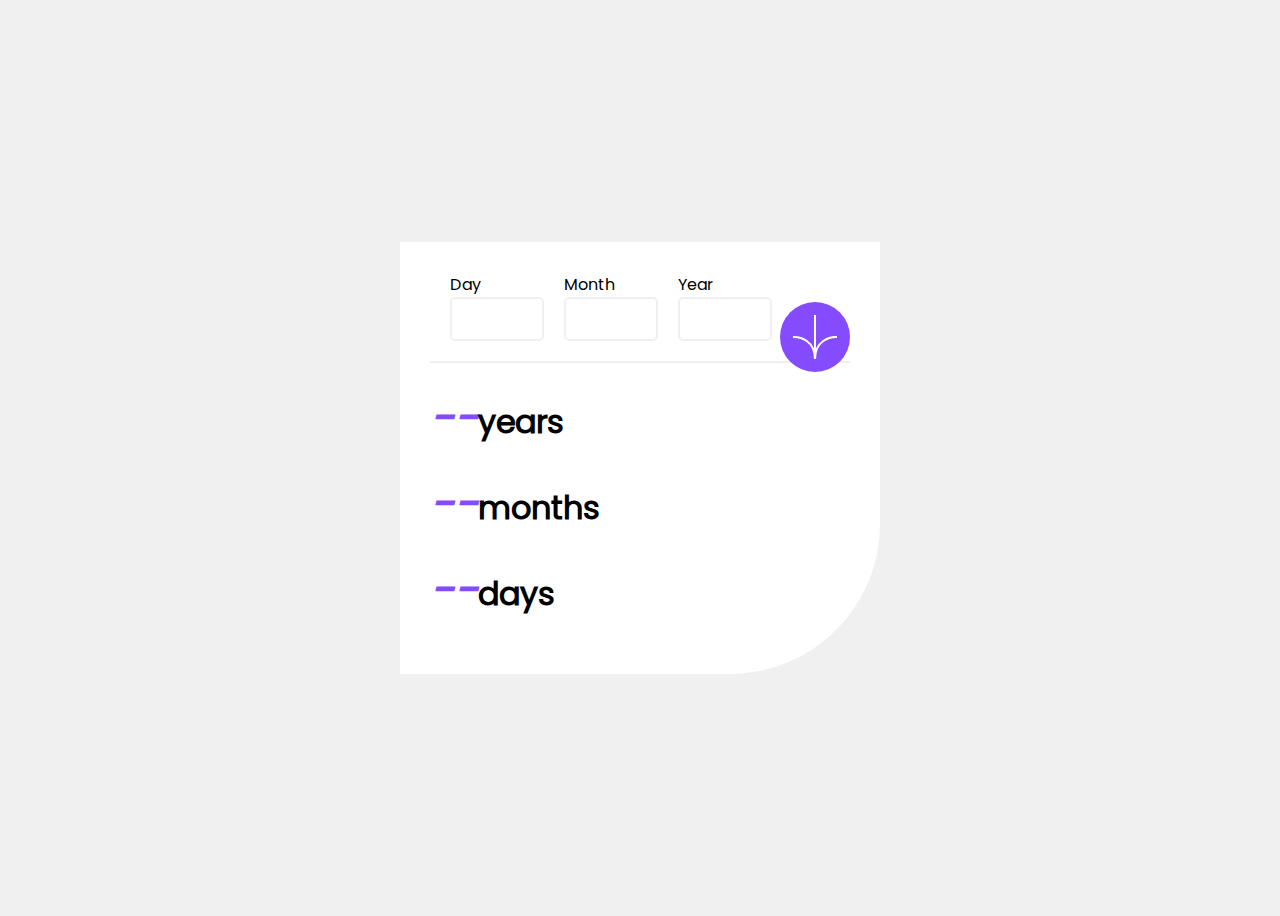
<file: age-calculator-app-main/index.html>
<!DOCTYPE html>
<html lang="en">
<head>
  <meta charset="UTF-8">
  <meta name="viewport" content="width=device-width, initial-scale=1.0"> <!-- displays site properly based on user's device -->

  <link rel="icon" type="image/png" sizes="32x32" href="./assets/images/favicon-32x32.png">
  
  <title>Frontend Mentor | Age calculator app</title>

<link rel="stylesheet" href="styles.css">
</head>
<body>
<div class="container">
  <div class="input-flex">
    <div class="input-container">
      <span>Day</span>
      <input type="number"  id="day">
      <small class="error-day"></small>
    </div>
    <div class="input-container">
      <span>Month</span>
      <input type="number"  id="month">
      <small class="error-month"></small>
    </div>
    <div class="input-container">
      <span>Year</span>
      <input type="number"  id="year">
      <small class="error-year"></small>
    </div>
  </div>
  <button class="submit-btn">
    <img src="./assets/images/icon-arrow.svg" alt="">
    </button>
  <div class="output">
    <h1><span class="output-year">--</span>years</h1>
    <h1><span class="output-month">--</span>months</h1>
    <h1><span class="output-day">--</span>days</h1>
  </div>
</div>

<script src="script.js"></script>
</body>
</html>
</file>
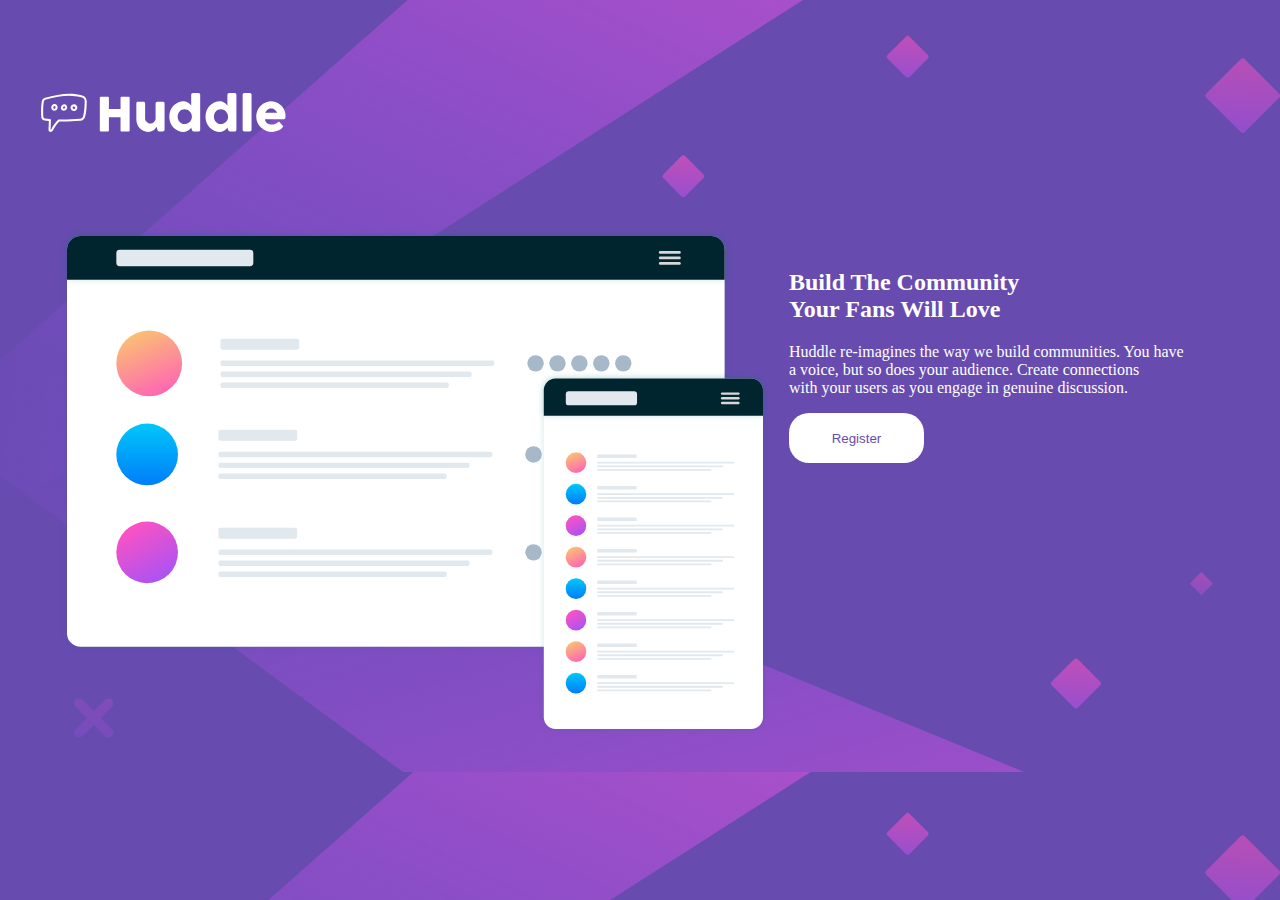
<file: huddle-landing-page-section-master/index.html>
<!DOCTYPE html>
<html lang="en">
<head>
  <meta charset="UTF-8">
  <meta name="viewport" content="width=device-width, initial-scale=1.0"> <!-- displays site properly based on user's device -->

  <link rel="icon" type="image/png" sizes="32x32" href="./images/favicon-32x32.png">
  
  <title>Frontend Mentor | Huddle landing page with single introductory section</title>
  <link rel="stylesheet" href="styles.css">
  <style>
    .attribution { font-size: 11px; text-align: center; }
    .attribution a { color: hsl(228, 45%, 44%); }
  </style>
</head>
<body>
  <nav>
    <img src="images/logo.svg" alt="">
  </nav>

  <div class="container">
    <div class="img">
      <img src="images/illustration-mockups.svg" alt="">
    </div>
      <div class="text">
        <h2>
          Build The Community <br> Your Fans Will Love</h2>
          <p>Huddle re-imagines the way we build communities. You have <br>
            a voice, but so does your audience. Create connections <br>
             with your users as you engage in genuine discussion. </p>
            <button>Register</button>
    </div>
  </div>

 

   

  <!-- <footer>
    <p class="attribution">
      Challenge by <a href="https://www.frontendmentor.io?ref=challenge" target="_blank">Frontend Mentor</a>. 
      Coded by <a href="#">Your Name Here</a>.
    </p>
  </footer> -->
</body>
</html>
</file>
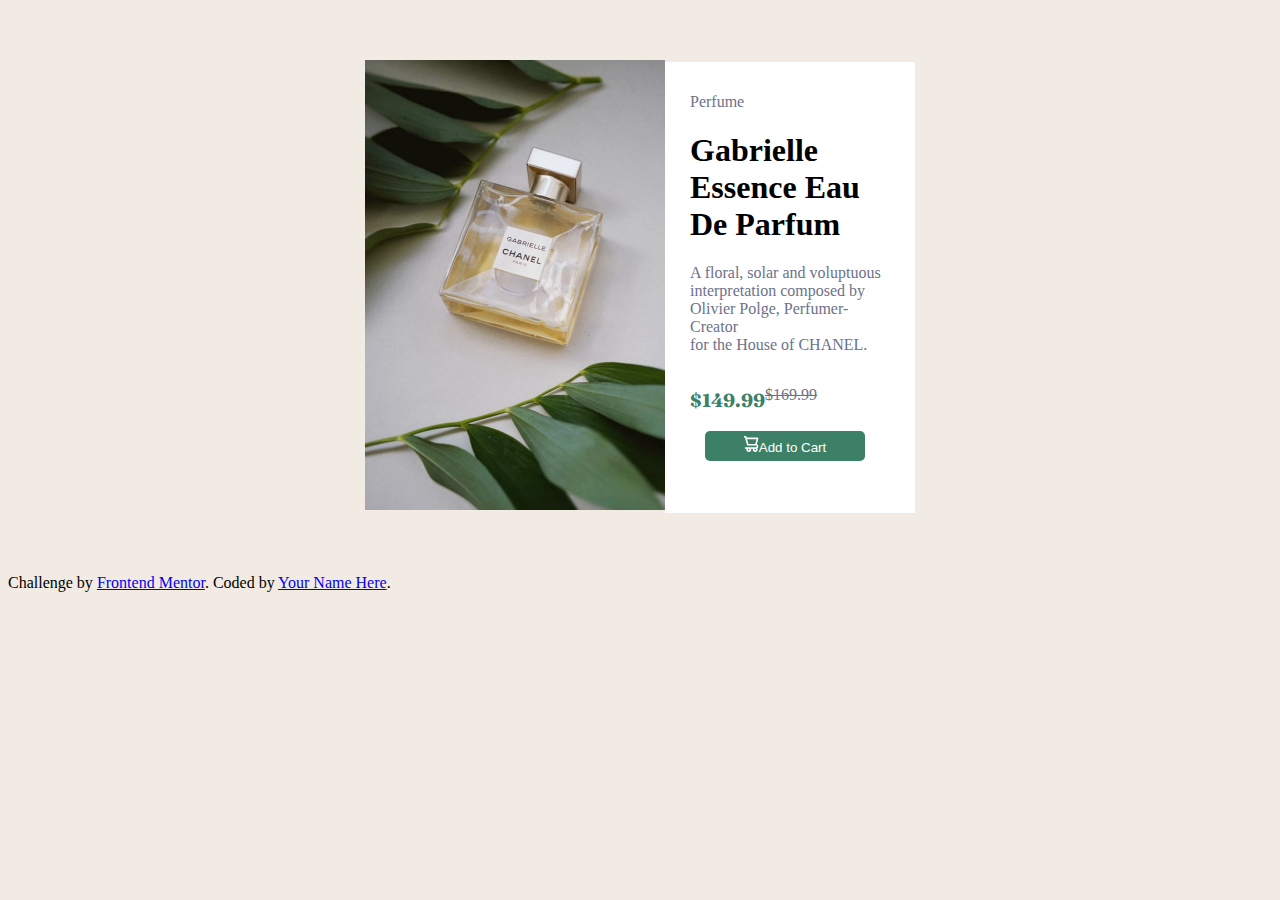
<file: product-preview-card-component-main/index.html>
<!DOCTYPE html>
<html lang="en">
<head>
  <meta charset="UTF-8">
  <meta name="viewport" content="width=device-width, initial-scale=1.0"> <!-- displays site properly based on user's device -->

  <link rel="icon" type="image/png" sizes="32x32" href="./images/favicon-32x32.png">
  
  <title>Frontend Mentor | Product preview card component</title>
  <link rel="preconnect" href="https://fonts.googleapis.com">
<link rel="preconnect" href="https://fonts.gstatic.com" crossorigin>
<link href="https://fonts.googleapis.com/css2?family=Fraunces:opsz,wght@9..144,700&family=Outfit:wght@600&display=swap" rel="stylesheet">
  <link rel="stylesheet" href="styles.css">

</head>
<body>

  <main>
    <div class="container">
      <div class="hero">
        <div class="hero-img">
          <img src="images/image-product-desktop.jpg" alt="">
        </div>
        <div class="hero-content">
          <p>Perfume</p>
          <h1>Gabrielle <br>
             Essence Eau <br>
              De Parfum
          </h1>
          <p>A floral, solar and voluptuous <br> interpretation composed by <br>
            Olivier Polge, 
            Perfumer-Creator <br> for the House of CHANEL.
          </p>
          <div class="hero-num">
            <h3>$149.99</h3>
            
            <p><del>$169.99</del></p>
            </div>

          <button><img src="images/icon-cart.svg">Add to Cart</button>
        </div>
      </div>
    </div>

  </main>

  

  
  
  <div class="attribution">
    Challenge by <a href="https://www.frontendmentor.io?ref=challenge" target="_blank">Frontend Mentor</a>. 
    Coded by <a href="#">Your Name Here</a>.
  </div>
</body>
</html>
</file>
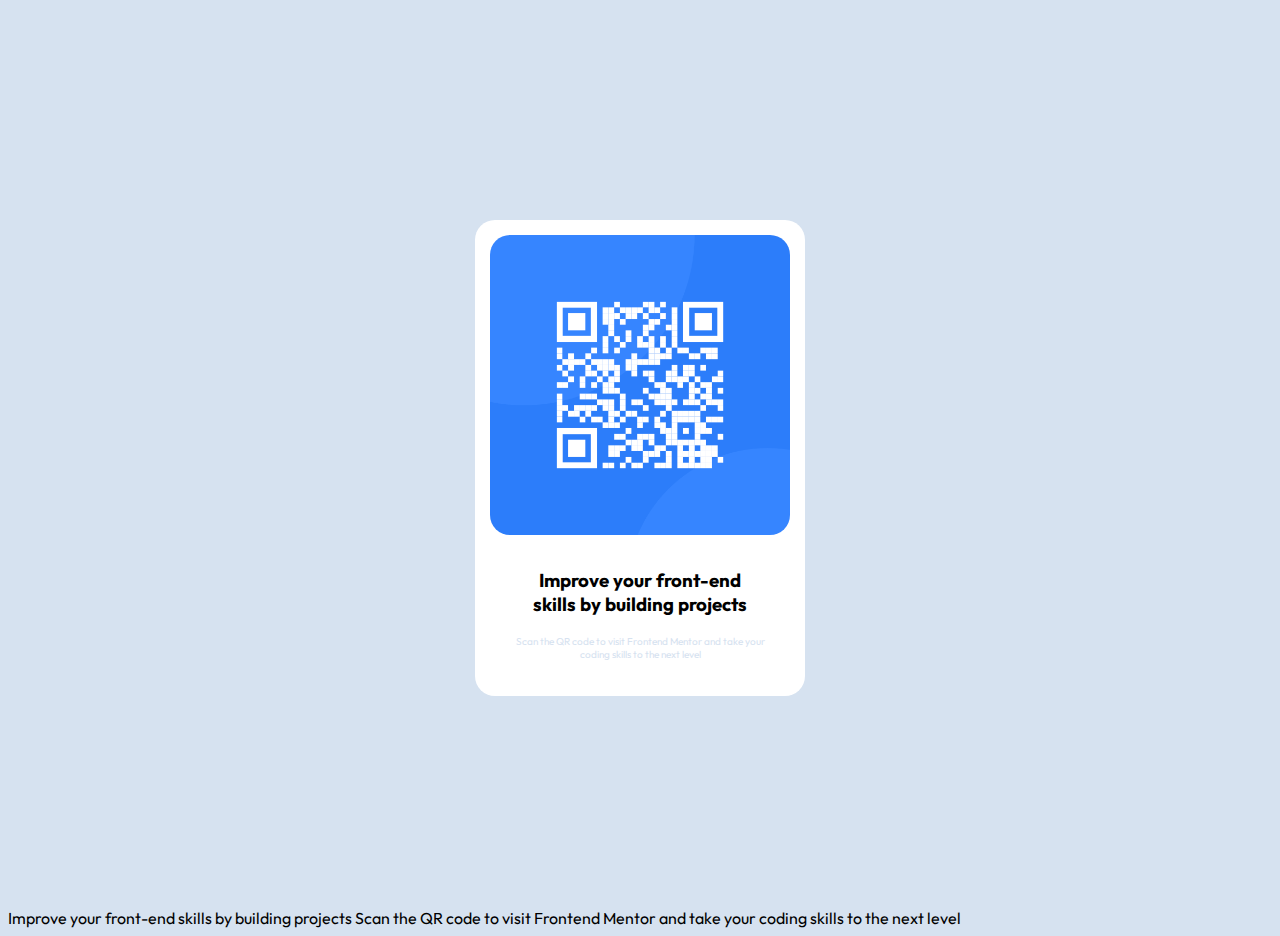
<file: qr-code-component-main/index.html>
<!DOCTYPE html>
<html lang="en">
<head>
  <meta charset="UTF-8">
  <meta name="viewport" content="width=device-width, initial-scale=1.0"> <!-- displays site properly based on user's device -->

  <link rel="icon" type="image/png" sizes="32x32" href="./images/favicon-32x32.png">
  
  <title>Frontend Mentor | QR code component</title>
  <link rel="stylesheet" href="styles.css">

  <!-- Feel free to remove these styles or customise in your own stylesheet 👍 -->
 
</head>
<body>
<div class="container">
  <div class="card">
    <div class="card-img">
      <img src="images/image-qr-code.png">
    </div>
    <div class="card-content">
      <div class="card-title">
        <h3>Improve your front-end <br> skills by building projects</h3>
      </div>
      <div class="card-body">
        <p>Scan the QR code to visit Frontend Mentor and take your coding skills to the next level</p>
      </div>
    </div>
  </div>
</div>
  Improve your front-end skills by building projects

  Scan the QR code to visit Frontend Mentor and take your coding skills to the next level
  







  <!-- <div class="attribution">
    Challenge by <a href="https://www.frontendmentor.io?ref=challenge" target="_blank">Frontend Mentor</a>. 
    Coded by <a href="#">Your Name Here</a>.
  </div> -->
</body>
</html>
</file>
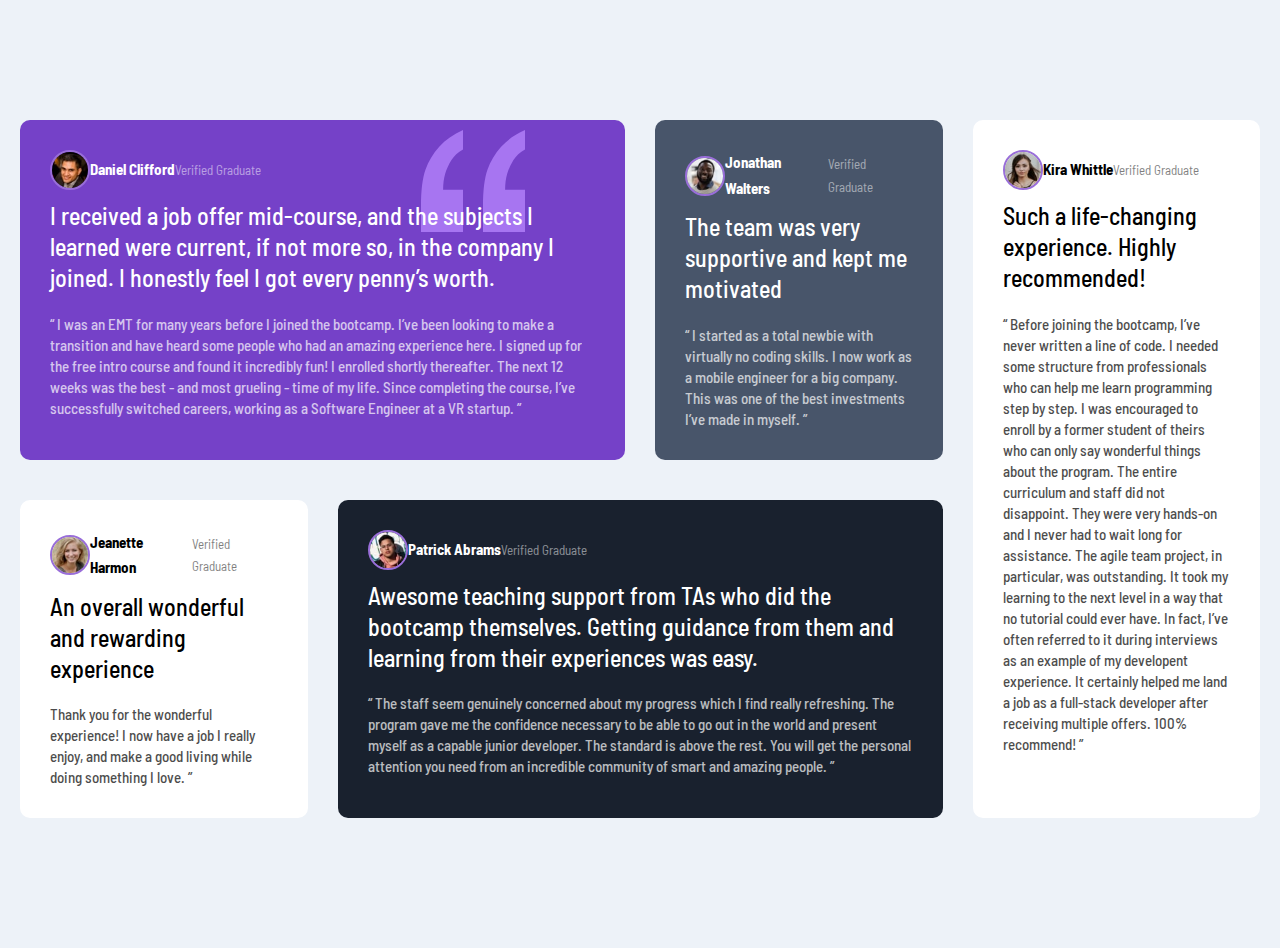
<file: testimonials-grid-section-main/index.html>
<!DOCTYPE html>
<html lang="en">
<head>
  <meta charset="UTF-8">
  <meta name="viewport" content="width=device-width, initial-scale=1.0"> <!-- displays site properly based on user's device -->

  <link rel="stylesheet" href="grid.css">
  <link rel="icon" type="image/png" sizes="32x32" href="./images/favicon-32x32.png">
  
  <title>Frontend Mentor | [Challenge Name Here]</title>
</head>
<body>

  <div class="testimonials">
    <div class="card card--bg-purple">
      <header class="card__header">
        <img src="images/image-daniel.jpg" class="card__img">
        <h3> Daniel Clifford</h3>
        <p>Verified Graduate</p>
      </header>
      <p class="card__lead">
        I received a job offer mid-course, and the subjects I learned were current, if not more so, 
       in the company I joined. I honestly feel I got every penny’s worth.
      </p>
      <p class="card__quote">
        “ I was an EMT for many years before I joined the bootcamp. I’ve been looking to make a 
        transition and have heard some people who had an amazing experience here. I signed up 
        for the free intro course and found it incredibly fun! I enrolled shortly thereafter. 
        The next 12 weeks was the best - and most grueling - time of my life. Since completing 
        the course, I’ve successfully switched careers, working as a Software Engineer at a VR startup. ”
      </p>
    </div>

    <div class="card card--bg-gray-blue">
    <header class="card__header">
      <img src="images/image-jonathan.jpg" class="card__img">
      <h3>  Jonathan Walters</h3>
      <p>Verified Graduate</p>
    </header>
    <p class="card__lead">
      The team was very supportive and kept me motivated
    </p>
    <p class="card__quote">
      “ I started as a total newbie with virtually no coding skills. I now work as a mobile engineer 
      for a big company. This was one of the best investments I’ve made in myself. ”
    </p>
  </div>

  <div class="card card--bg-white">
  <header class="card__header">
    <img src="images/image-jeanette.jpg" class="card__img">
    <h3> Jeanette Harmon</h3>
    <p>Verified Graduate</p>
  </header>
  <p class="card__lead">
    An overall wonderful and rewarding experience
  </p>
  <p class="card__quote">
    Thank you for the wonderful experience! I now have a job I really enjoy, and make a good living 
    while doing something I love. ”
  
  </p>
</div>

<div class="card card--bg-black-blue">
<header class="card__header">
  <img src="images/image-patrick.jpg" class="card__img">
  <h3>Patrick Abrams</h3>
  <p>Verified Graduate</p>
</header>
<p class="card__lead">
  Awesome teaching support from TAs who did the bootcamp themselves. Getting guidance from them and 
  learning from their experiences was easy.
</p>
<p class="card__quote">
  “ The staff seem genuinely concerned about my progress which I find really refreshing. The program 
  gave me the confidence necessary to be able to go out in the world and present myself as a capable 
  junior developer. The standard is above the rest. You will get the personal attention you need from 
  an incredible community of smart and amazing people. ”
</p>
</div>

<div class="card card--bg-white">
<header class="card__header">
  <img src="images/image-kira.jpg" class="card__img">
  <h3>Kira Whittle</h3>
  <p>Verified Graduate</p>
</header>
<p class="card__lead">
  Such a life-changing experience. Highly recommended!

</p>
<p class="card__quote">
  
  “ Before joining the bootcamp, I’ve never written a line of code. I needed some structure from 
  professionals who can help me learn programming step by step. I was encouraged to enroll by a former 
  student of theirs who can only say wonderful things about the program. The entire curriculum and staff 
  did not disappoint. They were very hands-on and I never had to wait long for assistance. The agile team 
  project, in particular, was outstanding. It took my learning to the next level in a way that no tutorial 
  could ever have. In fact, I’ve often referred to it during interviews as an example of my developent 
  experience. It certainly helped me land a job as a full-stack developer after receiving multiple offers. 
  100% recommend! ”
</p>
</div>
  </div>
</body>
</html>
</file>
<file: age-calculator-app-main/styles.css>
:root {
    --White: hsl(0, 0%, 100%);
    --Off-white: hsl(0, 0%, 94%);
    --Light-grey: hsl(0, 0%, 86%);
    --Smokey-grey: hsl(0, 1%, 44%);
    --Off-black: hsl(0, 0%, 8%);
    --Purple: hsl(259, 100%, 65%);
    --Light-red: hsl(0, 100%, 67%);
  }
  
  @font-face {
    font-family: Pop;
    src: url(./assets/fonts/Poppins-Regular.ttf);
  }
  * {
    font-family: Pop !important;
  }
  body {
    display: flex;
    justify-content: center;
    background-color: var(--Off-white);
    align-items: center;
    min-height: 100vh;
  }
  .container {
    background-color: var(--White);
    width: 420px;
    max-width: 80%;
    padding: 30px;
    position: relative;
    border-bottom-right-radius: 150px;
  }
  input {
    width: 70px;
    padding: 10px;
    border-radius: 5px;
    border: 2px solid var(--Off-white);
    /* border: none; */
    outline: none;
  }
  input:focus {
    border: 2px solid var(--Purple);
  }
  
  small {
    color: red;
    font-size: 0.6rem;
    font-weight: bold;
    text-transform: capitalize;
  }
  .submit-btn {
    width: 70px;
    height: 70px;
    padding: 20px;
    display: flex;
    background-color: var(--Purple);
    justify-content: center;
    align-items: center;
    border: none;
    border-radius: 50%;
    position: absolute;
    right: 30px;
    top: 60px;
    cursor: pointer;
  }
  .submit-btn:hover {
    background-color: black;
  }
  .output span {
    font-size: 2.75rem;
    color: var(--Purple);
    font-style: italic;
  }
  .input-container {
    display: flex;
    flex-direction: column;
    margin-left: 20px;
    margin-bottom: 20px;
  }
  .input-flex {
    display: flex;
    border-bottom: 2px solid var(--Off-white);
    margin-bottom: 20px;
  }
  @media (max-width: 768px) {
    input {
      width: 80%;
    }
    .output span {
      font-size: 1.75rem;
    }
    .submit-btn {
      width: 40px;
      height: 40px;
      right: 40%;
      top: 90px;
    }
    .submit-btn img {
      transform: scale(0.5);
    }
  }
</file>
<file: huddle-landing-page-section-master/styles.css>
body{
    color: white;
    background: hsl(257, 40%, 49%);
    background-image: url(images/bg-desktop.svg);
    background-position: center;
    background-size: cover;
}
nav {
    margin-top: 20px;
}
.container{
    display: flex;
    max-width: 1200px;
    margin: 0 auto;
}

img{
    margin-top: 40px;
    padding: 20px;
}
.text {
    margin-top: 80px;
}

button{
    background: white;
    color: hsl(257, 40%, 49%);
    height: 50px;
    width: 135px;
    border: none;
    outline: none;
    padding: 10px 25px;
    border-radius: 20px;
}

@media (max-width:1200px) {
    .container {
      width: 1000px;
    }
    .img{
        width: 600px;
    }
    .img img{
        width: 100%;
    }
    .text{
        width: 400px;
    }
}

/*  */
</file>
<file: product-preview-card-component-main/styles.css>
body {
    background:hsl(30, 38%, 92%);
}

.hero {
    display: flex;
    margin: 30px 45px;
    padding: 30px 45px;
    justify-content: center;
    align-items: center;
}

.hero-img img {
   width: fit-content;
   height: 450px;
}

.hero-content {
    justify-content: center;
    text-align: start;
     padding: 15px 25px; 
    background: white;
    width: 200px;
   height: 421px
}

h3 {
    color: hsl(158, 36%, 37%);
    font-family: 'Fraunces', serif;
    font-weight: 700;
}

p {
    color: hsl(228, 12%, 48%);
}

.hero-num {
    display: flex;
}

.hero-num h1 {
    font-family: 'Fraunces', serif;
    font-weight: 700;
    color: hsl(158, 36%, 37%);
}

button {
    width: 80%;
    height: 30px;
    border: none;
    color: white;
    background-color: hsl(158, 36%, 37%);
    margin-left: 15px;
    border-radius: 5px;
    text-align: center;
    cursor: pointer;
}
</file>
<file: qr-code-component-main/styles.css>
@import url('https://fonts.googleapis.com/css2?family=Outfit:wght@600&display=swap');

.container {
    display: flex;
    justify-content: center;
    align-items: center;
    min-height: 100vh;
}

.card{
    width: 300px;
    background:white ;
    padding: 15px;
    border-radius: 20px;

}

.card-img img {
    height: 300px;
    border-radius: 20px;
}

.card-content{
    text-align: center;
    padding: 10px;
}

.card-body {
 font-size: 10px;
 color: hsl(212, 45%, 89%);
}

body{
    background: hsl(212, 45%, 89%);
    font-family: 'Outfit', sans-serif;
}
</file>
<file: testimonials-grid-section-main/grid.css>
@import url('https://fonts.googleapis.com/css2?family=Barlow+Semi+Condensed:wght@100&family=Fraunces:opsz,wght@9..144,700&family=Lato:ital,wght@0,700;1,400&family=Open+Sans:wght@300;400;500;600;700;800&family=Outfit:wght@600&display=swap');

* {
    box-sizing: border-box;
    margin: 0;
    padding: 0;
}

body {
    background: #edf2f8;
    font-family: 'Barlow Semi Condensed', sans-serif;
    line-height: 1.7;
    font-size: 13px;
}

.testimonials {
    max-width: 1440px;
    margin: 100px auto;
    padding: 20px;
    display: grid;
    grid-template-columns: repeat(4, 1fr);
    gap: 30px;
}

.card {
    background: #fff;
    border-radius: 10px;
    padding: 30px;
    box-shadow: rgba(17, 12, 46, 0.15px) 0px 48px 100px 0px;
    margin-bottom: 10px;
}

.card__header {
    display: flex;
    align-items: center;
    margin-bottom: 10px;
}

.card__header h3 {
    font-size: 15px;
}

.card__header p {
    opacity: 50%;
}

.card__img {
    width: 40px;
    height: 40px;
    border-radius: 50%;
    border: 2px solid #996ed9;
}

.card__lead {
    font-size: 1.5rem;
    font-weight: 500;
    line-height: 1.3;
    margin-bottom: 20px;
}

.card__quote {
    font-size: 15px;
    font-weight: 500;
    line-height: 1.4;
    opacity: 70%;
}

.card--bg-purple {
    background: hsl(263, 55%, 52%);
    color: #fff;
    background-image: url('./images/bg-pattern-quotation.svg');
    background-repeat: no-repeat;
    background-position: top 10px right 100px;
}

.card--bg-gray-blue {
    background: hsl(217, 19%, 35%);
    color: #fff;
    
}

.card--bg-black-blue {
    background: hsl(219, 29%, 14%);
    color: #fff;
    
}

.card:nth-of-type(1) {
    grid-column: 1 / 3;
}


.card:nth-of-type(4) {
    grid-column: 2 / 4;
    grid-row: 2 ;
}

.card:nth-of-type(5) {
    grid-column: 4;
    grid-row: 1 / 3 ;
}

@media (max-width: 768px) {
    .testimonials {
        grid-template-columns: 1fr;
        width: 100%;
    }

    .card:nth-of-type(1) {
        grid-column: 1;
    }
    
    
    .card:nth-of-type(4) {
        grid-column: 1;
        grid-row: 4 ;
    }
    
    .card:nth-of-type(5) {
        grid-column: 1;
        grid-row: 5;
    }
}
</file>
